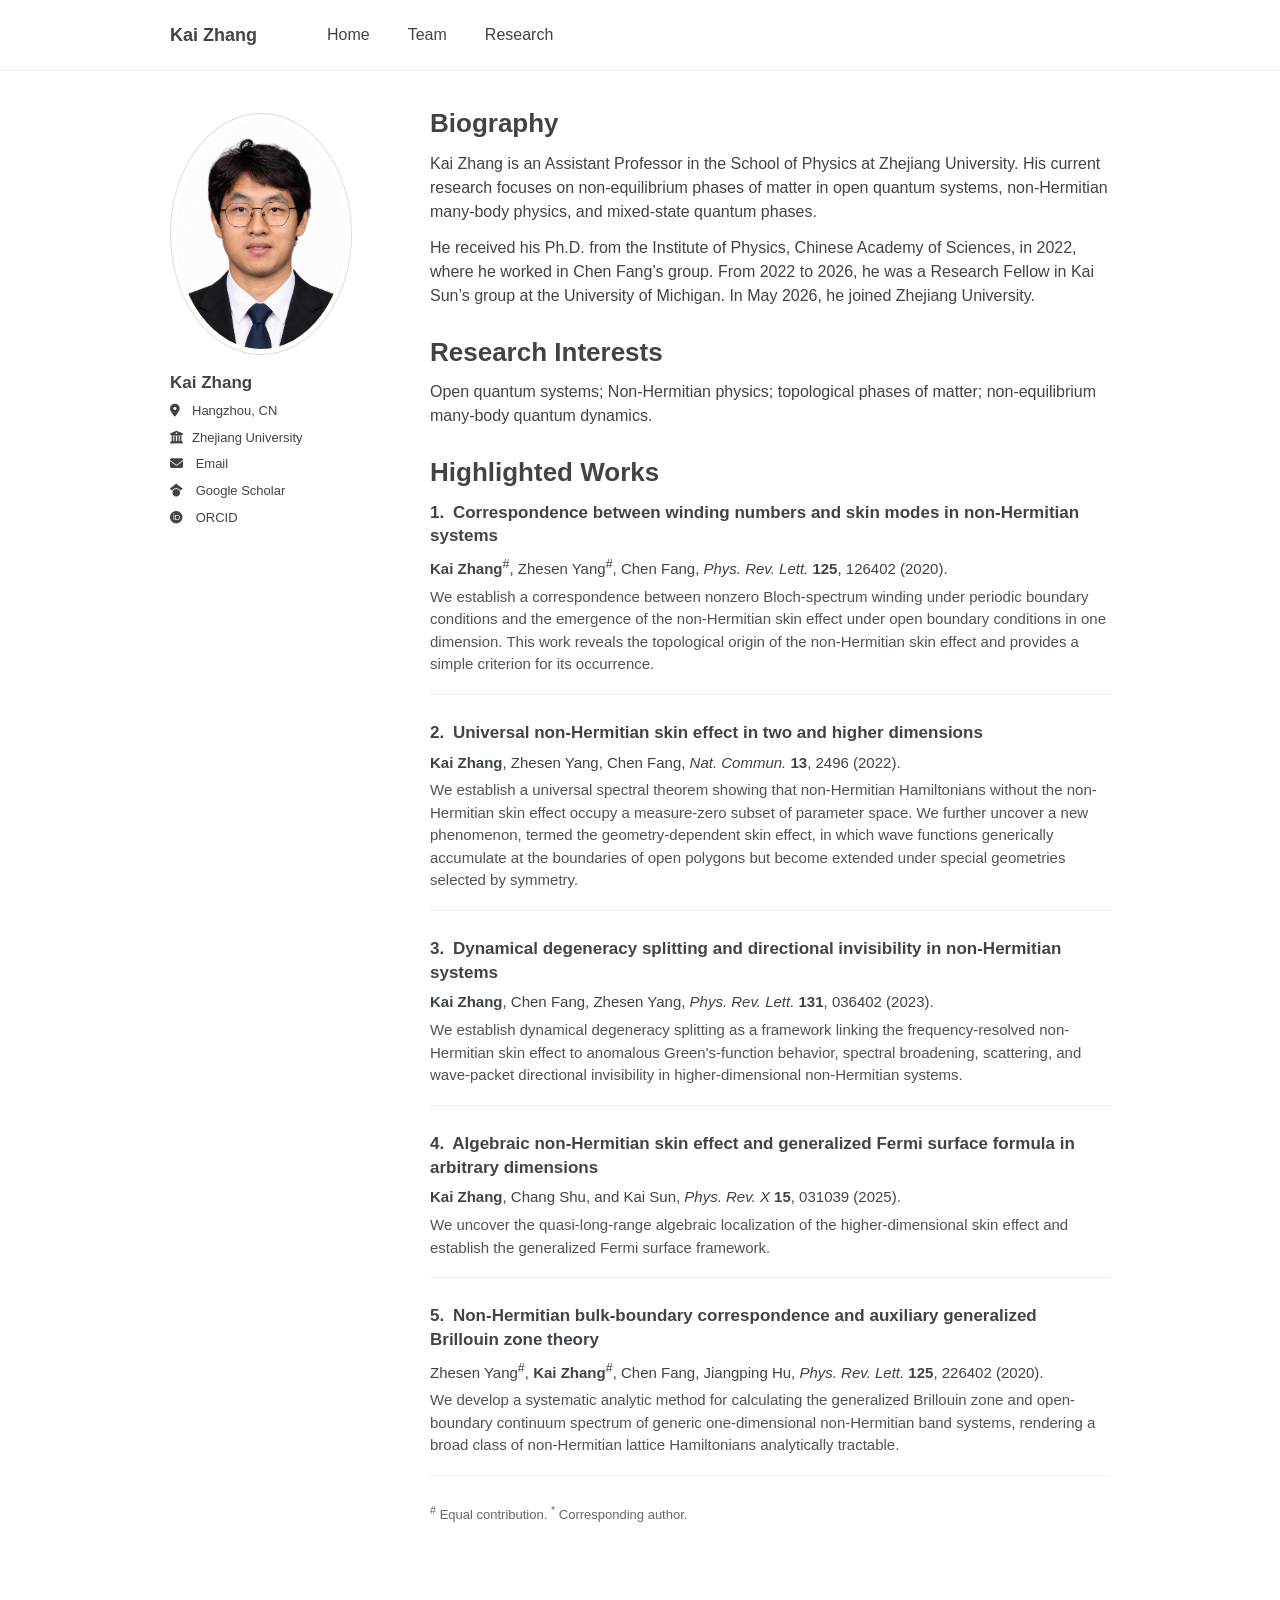
<file: index.html>
<!DOCTYPE html>
<html lang="en">
<head>
  <meta charset="UTF-8">
  <title>Kai Zhang</title>
  <meta name="viewport" content="width=device-width, initial-scale=1.0">
  <link rel="stylesheet" href="style.css">
  <link rel="stylesheet"
        href="https://cdnjs.cloudflare.com/ajax/libs/font-awesome/6.5.1/css/all.min.css">
</head>
<body>

  <header class="topbar">
    <div class="topbar-inner">
      <div class="site-title">Kai Zhang</div>
      <nav class="nav-links">
        <a href="index.html">Home</a>
        <a href="team.html">Team</a>
        <a href="research.html">Research</a>
      </nav>
    </div>
  </header>

  <main class="site-container home-grid">

    <aside class="sidebar">
      <img src="kai.png" alt="Kai Zhang" class="profile-photo">

      <h2>Kai Zhang</h2>

      <p class="side-item">
        <i class="fa-solid fa-location-dot"></i>Hangzhou, CN
      </p>

      <p class="side-item">
        <i class="fa-solid fa-building-columns"></i>Zhejiang University
      </p>

      <p class="side-item">
        <i class="fa-solid fa-envelope"></i>
        <a href="mailto:phykai@zju.edu.cn">Email</a>
      </p>

      <p class="side-item">
        <i class="fa-brands fa-google-scholar"></i>
        <a href="https://scholar.google.com/citations?hl=en&user=4ITLYR4AAAAJ" target="_blank">
          Google Scholar
        </a>
      </p>

      <p class="side-item">
        <i class="fa-brands fa-orcid"></i>
        <a href="https://orcid.org/0000-0002-9684-7016" target="_blank">
          ORCID
        </a>
      </p>
    </aside>

<section class="main-content">

<section>
<h1>Biography</h1>

<p>
  Kai Zhang is an Assistant Professor in the School of Physics at Zhejiang University. His current research focuses on non-equilibrium phases of matter in open quantum systems, non-Hermitian many-body physics, and mixed-state quantum phases.        
</p> 

<p>
  He received his Ph.D. from the Institute of Physics, Chinese Academy of Sciences, in 2022, where he worked in Chen Fang’s group. From 2022 to 2026, he was a Research Fellow in Kai Sun’s group at the University of Michigan. In May 2026, he joined Zhejiang University.
</p>
</section>

<section>
<h1>Research Interests</h1>
<p>
  Open quantum systems; Non-Hermitian physics; topological phases of matter; non-equilibrium many-body quantum dynamics.
</p>
</section>

<section class="highlighted-works">
<h1>Highlighted Works</h1>

<div class="work-item">
  <h2>
    <span class="work-number">1.</span>
    <a href="https://link.aps.org/doi/10.1103/PhysRevLett.125.126402" target="_blank">
      Correspondence between winding numbers and skin modes in non-Hermitian systems
    </a>
  </h2>
  <p class="work-authors">
    <strong>Kai Zhang</strong><sup>#</sup>, Zhesen Yang<sup>#</sup>, Chen Fang,
    <em>Phys. Rev. Lett.</em> <strong>125</strong>, 126402 (2020).
  </p>
  <p class="work-summary">
    We establish a correspondence between nonzero Bloch-spectrum winding under periodic
    boundary conditions and the emergence of the non-Hermitian skin effect under open
    boundary conditions in one dimension. This work reveals the topological origin of
    the non-Hermitian skin effect and provides a simple criterion for its occurrence.
  </p>
</div>

<div class="work-item">
  <h2>
    <span class="work-number">2.</span>
    <a href="https://www.nature.com/articles/s41467-022-30161-6" target="_blank">
      Universal non-Hermitian skin effect in two and higher dimensions
    </a>
  </h2>
  <p class="work-authors">
    <strong>Kai Zhang</strong>, Zhesen Yang, Chen Fang,
    <em>Nat. Commun.</em> <strong>13</strong>, 2496 (2022).
  </p>
  <p class="work-summary">
    We establish a universal spectral theorem showing that non-Hermitian Hamiltonians
    without the non-Hermitian skin effect occupy a measure-zero subset of parameter space.
    We further uncover a new phenomenon, termed the geometry-dependent skin effect,
    in which wave functions generically accumulate at the boundaries of open polygons
    but become extended under special geometries selected by symmetry.
  </p>
</div>

<div class="work-item">
  <h2>
    <span class="work-number">3.</span>
    <a href="https://link.aps.org/doi/10.1103/PhysRevLett.131.036402" target="_blank">
      Dynamical degeneracy splitting and directional invisibility in non-Hermitian systems
    </a>
  </h2>
  <p class="work-authors">
    <strong>Kai Zhang</strong>, Chen Fang, Zhesen Yang,
    <em>Phys. Rev. Lett.</em> <strong>131</strong>, 036402 (2023).
  </p>
  <p class="work-summary">
    We establish dynamical degeneracy splitting as a framework linking the
    frequency-resolved non-Hermitian skin effect to anomalous Green's-function
    behavior, spectral broadening, scattering, and wave-packet directional
    invisibility in higher-dimensional non-Hermitian systems.
  </p>
</div>

<div class="work-item">
  <h2>
    <span class="work-number">4.</span>
    <a href="https://journals.aps.org/prx/abstract/10.1103/cwwd-bclc" target="_blank">
      Algebraic non-Hermitian skin effect and generalized Fermi surface formula in arbitrary dimensions
    </a>
  </h2>
  <p class="work-authors">
    <strong>Kai Zhang</strong>, Chang Shu, and Kai Sun,
    <em>Phys. Rev. X</em> <strong>15</strong>, 031039 (2025).
  </p>
  <p class="work-summary">
    We uncover the quasi-long-range algebraic localization of the higher-dimensional
    skin effect and establish the generalized Fermi surface framework.
  </p>
</div>

<div class="work-item">
  <h2>
    <span class="work-number">5.</span>
    <a href="https://link.aps.org/doi/10.1103/PhysRevLett.125.226402" target="_blank">
      Non-Hermitian bulk-boundary correspondence and auxiliary generalized Brillouin zone theory
    </a>
  </h2>
  <p class="work-authors">
    Zhesen Yang<sup>#</sup>, <strong>Kai Zhang</strong><sup>#</sup>,
    Chen Fang, Jiangping Hu,
    <em>Phys. Rev. Lett.</em> <strong>125</strong>, 226402 (2020).
  </p>
  <p class="work-summary">
    We develop a systematic analytic method for calculating the generalized Brillouin
    zone and open-boundary continuum spectrum of generic one-dimensional non-Hermitian
    band systems, rendering a broad class of non-Hermitian lattice Hamiltonians
    analytically tractable.
  </p>
</div>

<p class="note"><sup>#</sup> Equal contribution.  <sup>*</sup> Corresponding author.</p>
</section>

</section>
  </main>

</body>
</html>
</file>
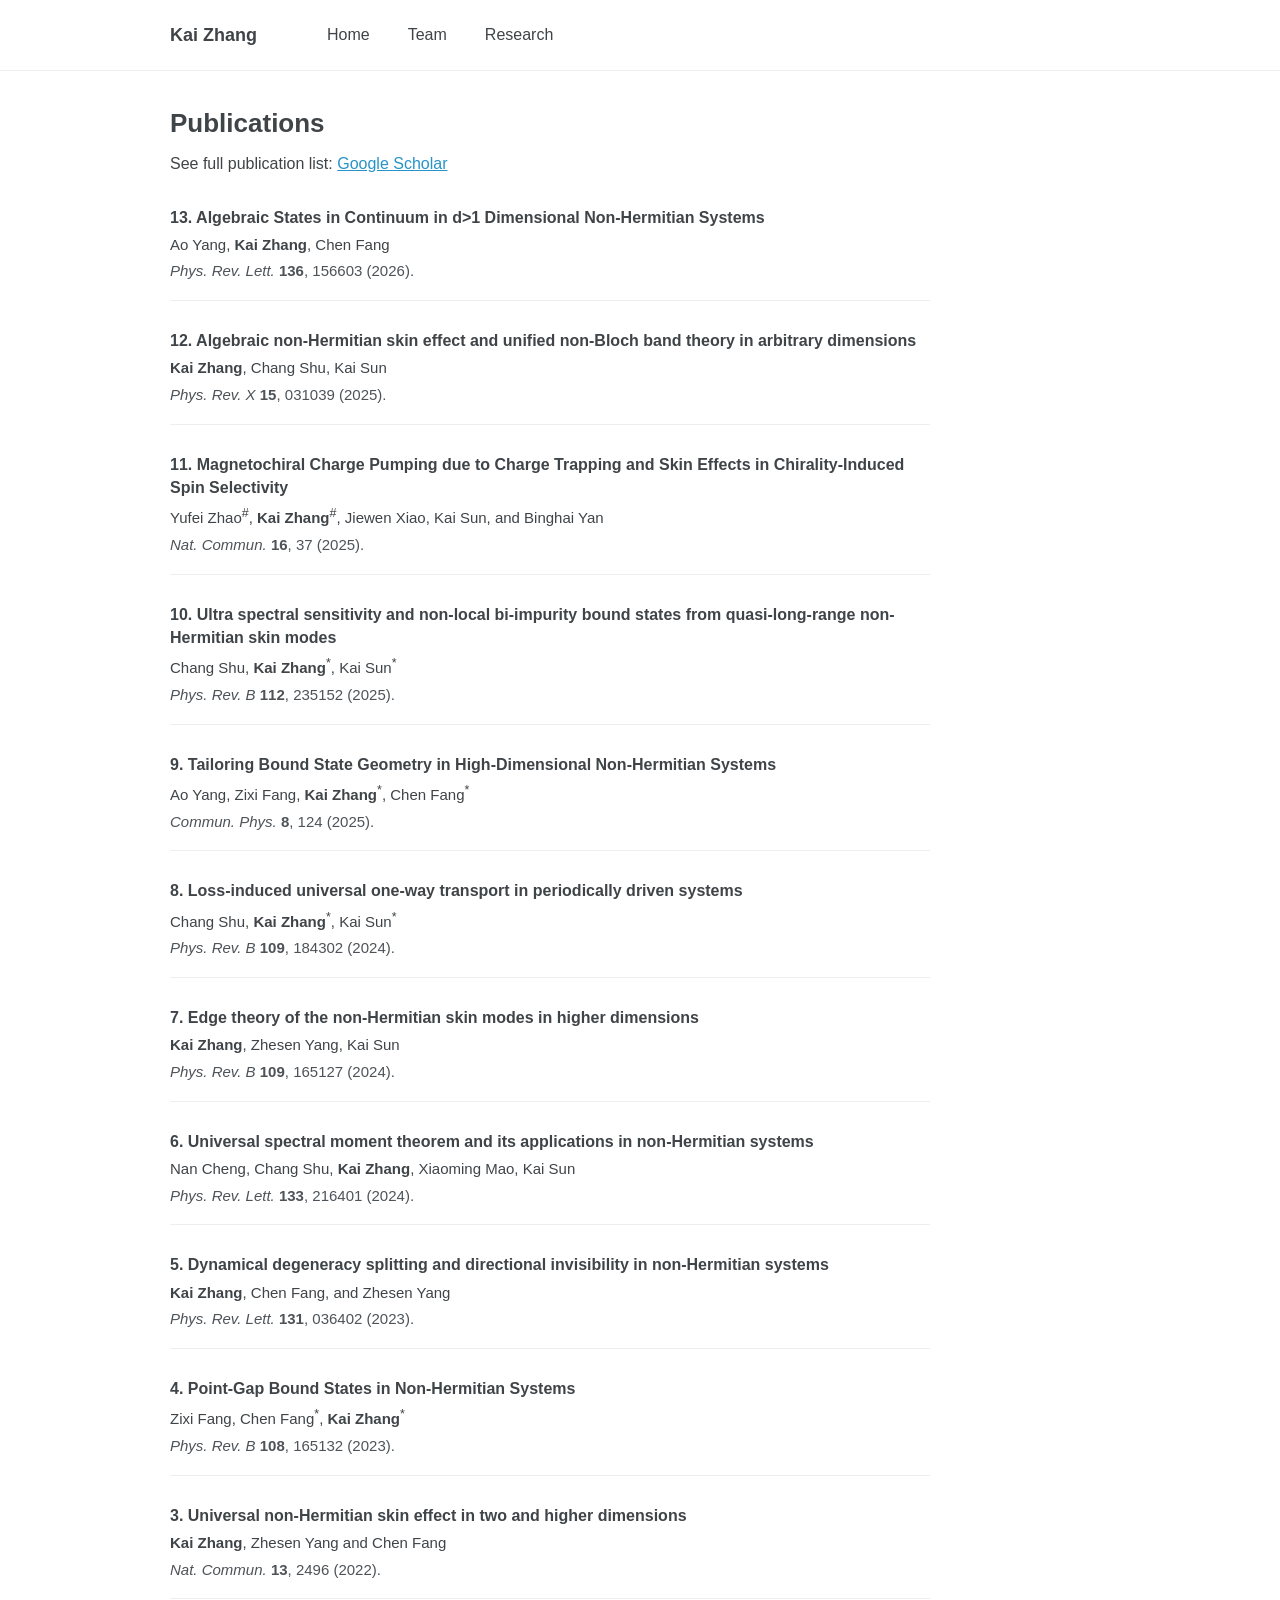
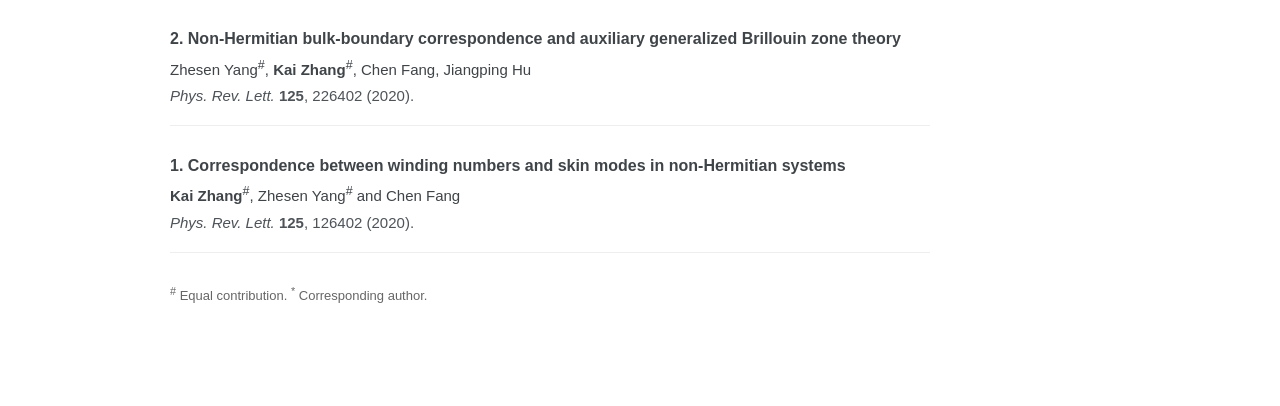
<file: research.html>
<!DOCTYPE html>
<html lang="en">
<head>
  <meta charset="UTF-8">
  <title>Research | Kai Zhang</title>
  <meta name="viewport" content="width=device-width, initial-scale=1.0">

  <link rel="stylesheet" href="style.css">
</head>

<body>

  <header class="topbar">
    <div class="topbar-inner">
      <div class="site-title">Kai Zhang</div>

      <nav class="nav-links">
        <a href="index.html">Home</a>
        <a href="team.html">Team</a>
        <a href="research.html">Research</a>
      </nav>
    </div>
  </header>

  <main class="site-container">
    <div class="page-content">

      <section>
        <h1>Publications</h1>

        <p>
          See full publication list:
          <a href="https://scholar.google.com/citations?hl=en&user=4ITLYR4AAAAJ" target="_blank">
            Google Scholar
          </a>
        </p>
      </section>

      <section class="publication-list">

        <div class="publication-item">
          <p class="pub-title">
            <span class="pub-number-inline">13.</span>
            <a href="https://journals.aps.org/prl/abstract/10.1103/9dhm-k5kf" target="_blank">
              Algebraic States in Continuum in d&gt;1 Dimensional Non-Hermitian Systems
            </a>
          </p>
          <p class="pub-authors">Ao Yang, <strong>Kai Zhang</strong>, Chen Fang</p>
          <p class="pub-journal">
            <em>Phys. Rev. Lett.</em> <strong>136</strong>, 156603 (2026).
          </p>
        </div>

        <div class="publication-item">
          <p class="pub-title">
            <span class="pub-number-inline">12.</span>
            <a href="https://journals.aps.org/prx/abstract/10.1103/cwwd-bclc" target="_blank">
              Algebraic non-Hermitian skin effect and unified non-Bloch band theory in arbitrary dimensions
            </a>
          </p>
          <p class="pub-authors"><strong>Kai Zhang</strong>, Chang Shu, Kai Sun</p>
          <p class="pub-journal">
            <em>Phys. Rev. X</em> <strong>15</strong>, 031039 (2025).
          </p>
        </div>

        <div class="publication-item">
          <p class="pub-title">
            <span class="pub-number-inline">11.</span>
            <a href="https://www.nature.com/articles/s41467-024-55433-1" target="_blank">
              Magnetochiral Charge Pumping due to Charge Trapping and Skin Effects in Chirality-Induced Spin Selectivity
            </a>
          </p>
          <p class="pub-authors">
            Yufei Zhao<sup>#</sup>, <strong>Kai Zhang</strong><sup>#</sup>, Jiewen Xiao, Kai Sun, and Binghai Yan
          </p>
          <p class="pub-journal">
            <em>Nat. Commun.</em> <strong>16</strong>, 37 (2025).
          </p>
        </div>

        <div class="publication-item">
          <p class="pub-title">
            <span class="pub-number-inline">10.</span>
            <a href="https://journals.aps.org/prb/abstract/10.1103/3927-n25r" target="_blank">
              Ultra spectral sensitivity and non-local bi-impurity bound states from quasi-long-range non-Hermitian skin modes
            </a>
          </p>
          <p class="pub-authors">Chang Shu, <strong>Kai Zhang</strong><sup>*</sup>, Kai Sun<sup>*</sup></p>
          <p class="pub-journal">
            <em>Phys. Rev. B</em> <strong>112</strong>, 235152 (2025).
          </p>
        </div>

        <div class="publication-item">
          <p class="pub-title">
            <span class="pub-number-inline">9.</span>
            <a href="https://www.nature.com/articles/s42005-025-02037-w" target="_blank">
              Tailoring Bound State Geometry in High-Dimensional Non-Hermitian Systems
            </a>
          </p>
          <p class="pub-authors">Ao Yang, Zixi Fang, <strong>Kai Zhang</strong><sup>*</sup>, Chen Fang<sup>*</sup></p>
          <p class="pub-journal">
            <em>Commun. Phys.</em> <strong>8</strong>, 124 (2025).
          </p>
        </div>

        <div class="publication-item">
          <p class="pub-title">
            <span class="pub-number-inline">8.</span>
            <a href="https://link.aps.org/doi/10.1103/PhysRevB.109.184302" target="_blank">
              Loss-induced universal one-way transport in periodically driven systems
            </a>
          </p>
          <p class="pub-authors">Chang Shu, <strong>Kai Zhang</strong><sup>*</sup>, Kai Sun<sup>*</sup></p>
          <p class="pub-journal">
            <em>Phys. Rev. B</em> <strong>109</strong>, 184302 (2024).
          </p>
        </div>

        <div class="publication-item">
          <p class="pub-title">
            <span class="pub-number-inline">7.</span>
            <a href="https://link.aps.org/doi/10.1103/PhysRevB.109.165127" target="_blank">
              Edge theory of the non-Hermitian skin modes in higher dimensions
            </a>
          </p>
          <p class="pub-authors"><strong>Kai Zhang</strong>, Zhesen Yang, Kai Sun</p>
          <p class="pub-journal">
            <em>Phys. Rev. B</em> <strong>109</strong>, 165127 (2024).
          </p>
        </div>

        <div class="publication-item">
          <p class="pub-title">
            <span class="pub-number-inline">6.</span>
            <a href="https://link.aps.org/doi/10.1103/PhysRevLett.133.216401" target="_blank">
              Universal spectral moment theorem and its applications in non-Hermitian systems
            </a>
          </p>
          <p class="pub-authors">Nan Cheng, Chang Shu, <strong>Kai Zhang</strong>, Xiaoming Mao, Kai Sun</p>
          <p class="pub-journal">
            <em>Phys. Rev. Lett.</em> <strong>133</strong>, 216401 (2024).
          </p>
        </div>

        <div class="publication-item">
          <p class="pub-title">
            <span class="pub-number-inline">5.</span>
            <a href="https://link.aps.org/doi/10.1103/PhysRevLett.131.036402" target="_blank">
              Dynamical degeneracy splitting and directional invisibility in non-Hermitian systems
            </a>
          </p>
          <p class="pub-authors"><strong>Kai Zhang</strong>, Chen Fang, and Zhesen Yang</p>
          <p class="pub-journal">
            <em>Phys. Rev. Lett.</em> <strong>131</strong>, 036402 (2023).
          </p>
        </div>

        <div class="publication-item">
          <p class="pub-title">
            <span class="pub-number-inline">4.</span>
            <a href="https://link.aps.org/doi/10.1103/PhysRevB.108.165132" target="_blank">
              Point-Gap Bound States in Non-Hermitian Systems
            </a>
          </p>
          <p class="pub-authors">Zixi Fang, Chen Fang<sup>*</sup>, <strong>Kai Zhang</strong><sup>*</sup></p>
          <p class="pub-journal">
            <em>Phys. Rev. B</em> <strong>108</strong>, 165132 (2023).
          </p>
        </div>

        <div class="publication-item">
          <p class="pub-title">
            <span class="pub-number-inline">3.</span>
            <a href="https://www.nature.com/articles/s41467-022-30161-6" target="_blank">
              Universal non-Hermitian skin effect in two and higher dimensions
            </a>
          </p>
          <p class="pub-authors"><strong>Kai Zhang</strong>, Zhesen Yang and Chen Fang</p>
          <p class="pub-journal">
            <em>Nat. Commun.</em> <strong>13</strong>, 2496 (2022).
          </p>
        </div>

        <div class="publication-item">
          <p class="pub-title">
            <span class="pub-number-inline">2.</span>
            <a href="https://link.aps.org/doi/10.1103/PhysRevLett.125.226402" target="_blank">
              Non-Hermitian bulk-boundary correspondence and auxiliary generalized Brillouin zone theory
            </a>
          </p>
          <p class="pub-authors">
            Zhesen Yang<sup>#</sup>, <strong>Kai Zhang</strong><sup>#</sup>, Chen Fang, Jiangping Hu
          </p>
          <p class="pub-journal">
            <em>Phys. Rev. Lett.</em> <strong>125</strong>, 226402 (2020).
          </p>
        </div>

        <div class="publication-item">
          <p class="pub-title">
            <span class="pub-number-inline">1.</span>
            <a href="https://link.aps.org/doi/10.1103/PhysRevLett.125.126402" target="_blank">
              Correspondence between winding numbers and skin modes in non-Hermitian systems
            </a>
          </p>
          <p class="pub-authors">
            <strong>Kai Zhang</strong><sup>#</sup>, Zhesen Yang<sup>#</sup> and Chen Fang
          </p>
          <p class="pub-journal">
            <em>Phys. Rev. Lett.</em> <strong>125</strong>, 126402 (2020).
          </p>
        </div>

      </section>

      <section>
        <p class="note">
          <sup>#</sup> Equal contribution. <sup>*</sup> Corresponding author.
        </p>
      </section>

    </div>
  </main>

</body>
</html>
</file>
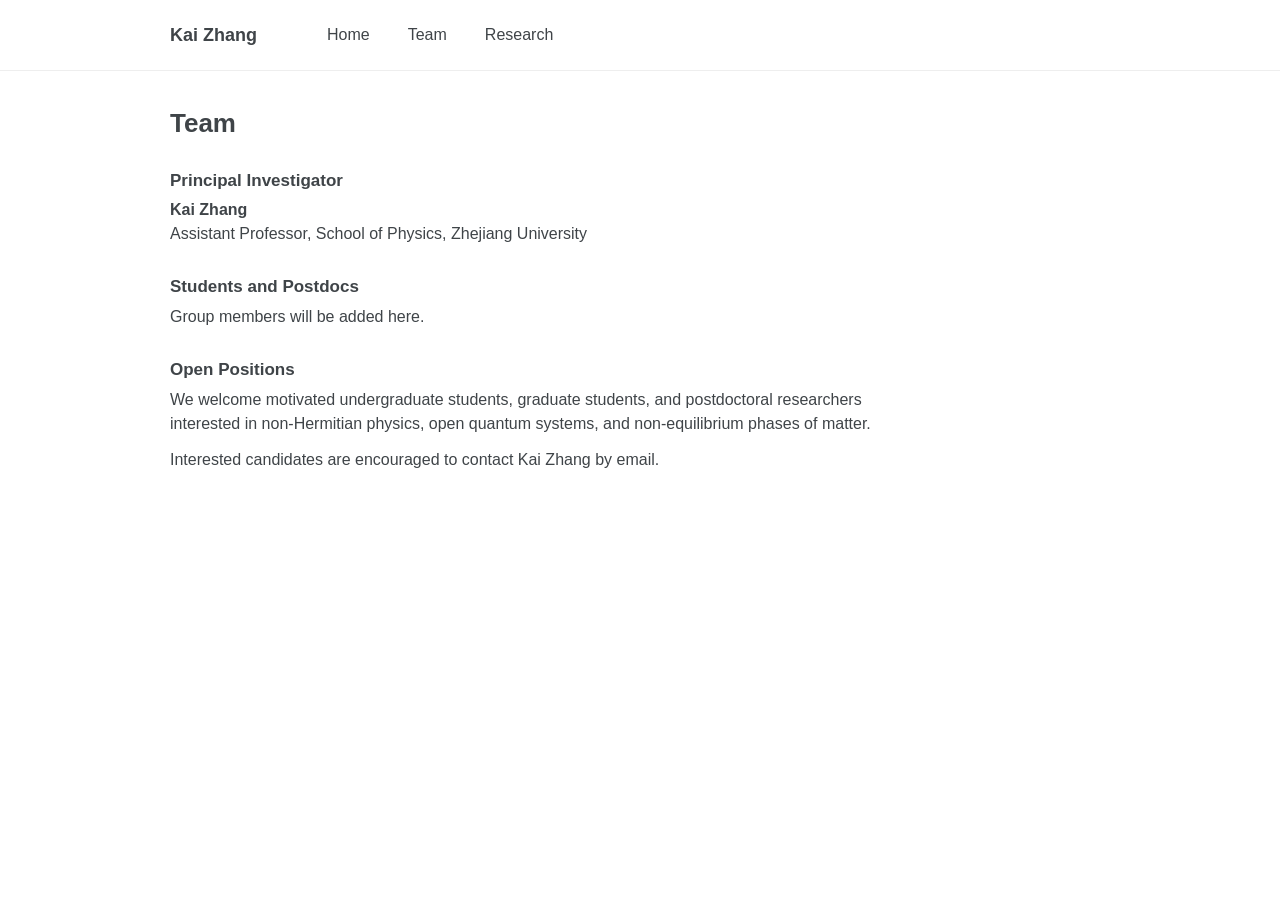
<file: team.html>
<!DOCTYPE html>
<html lang="en">
<head>
  <meta charset="UTF-8">
  <!-- <title>Team | Kai Zhang</title> -->
  <meta name="viewport" content="width=device-width, initial-scale=1.0">
  <link rel="stylesheet" href="style.css">
</head>
<body>

  <header class="topbar">
    <div class="topbar-inner">
      <div class="site-title">Kai Zhang</div>
      <nav class="nav-links">
        <a href="index.html">Home</a>
        <a href="team.html">Team</a>
        <a href="research.html">Research</a>
      </nav>
    </div>
  </header>

  <main class="site-container">
    <div class="page-content">

      <section>
        <h1>Team</h1>
      </section>

      <section>
        <h2>Principal Investigator</h2>

        <p>
          <strong>Kai Zhang</strong><br>
          Assistant Professor, School of Physics, Zhejiang University
        </p>
      </section>

      <section>
        <h2>Students and Postdocs</h2>
        <p>
          Group members will be added here.
        </p>
      </section>

      <section>
        <h2>Open Positions</h2>
        <p>
          We welcome motivated undergraduate students, graduate students, and postdoctoral researchers interested in non-Hermitian physics, 
          open quantum systems, and non-equilibrium phases of matter.
        </p>
        <p>
          Interested candidates are encouraged to contact Kai Zhang by email.
        </p>
      </section>
      
    </div>
  </main>

</body>
</html>
</file>
<file: style.css>
/* Global */
html {
  overflow-y: scroll;
}

body {
  margin: 0;
  padding: 0;
  font-family: Arial, Helvetica, sans-serif;
  color: #3f4448;
  background: #ffffff;
}

a {
  color: #2793c7;
  text-decoration: underline;
}

a:hover {
  color: #16729c;
}

/* Top navigation bar */
.topbar {
  width: 100%;
  height: 70px;
  border-bottom: 1px solid #eeeeee;
  background: #ffffff;
}

.topbar-inner {
  max-width: 980px;
  height: 70px;
  margin: 0 auto;
  padding: 0 20px;

  display: flex;
  align-items: center;
  justify-content: flex-start;
  box-sizing: border-box;
}

.site-title {
  font-size: 18px;
  font-weight: 700;
  color: #3f4448;
  margin-right: 70px;
}

.nav-links {
  display: flex;
  align-items: center;
  gap: 38px;
}

.nav-links a {
  font-size: 16px;
  font-weight: 500;
  color: #3f4448;
  text-decoration: none;
}

.nav-links a:hover {
  color: #2793c7;
  text-decoration: none;
}

/* Main layout */
.site-container {
  max-width: 980px;
  margin: 0 auto;
  padding: 36px 20px 70px 20px;
  box-sizing: border-box;
}

/* Homepage two-column layout */
.home-grid {
  display: grid;
  grid-template-columns: 190px 1fr;
  column-gap: 70px;
  align-items: start;
}

/* Sidebar */
.sidebar {
  padding-top: 6px;
}

.profile-photo {
  width: 170px;
  height: 230px;
  object-fit: cover;
  border-radius: 50%;
  border: 1px solid #dddddd;
  padding: 5px;
  background: #ffffff;
  display: block;
  margin-bottom: 18px;
}

.sidebar h2 {
  font-size: 17px;
  line-height: 1.2;
  margin: 0 0 4px 0;
  color: #3f4448;
}

.side-item {
  font-size: 13px;
  line-height: 1.35;
  margin: 9px 0;
  color: #3f4448;
}

.side-item i {
  width: 18px;
  margin-right: 4px;
  color: #3f4448;
}

.side-item a {
  color: #3f4448;
  text-decoration: none;
}

.side-item a:hover {
  color: #2793c7;
  text-decoration: none;
}

/* Main content */
.main-content {
  max-width: 680px;
  min-width: 0;
}

.main-content section {
  margin-bottom: 28px;
}

h1 {
  font-size: 26px;
  line-height: 1.25;
  font-weight: 700;
  margin: 0 0 12px 0;
  color: #3f4448;
}

h2 {
  font-size: 17px;
  line-height: 1.35;
  font-weight: 700;
  margin: 20px 0 6px 0;
  color: #3f4448;
}

p {
  font-size: 16px;
  line-height: 1.5;
  margin: 6px 0 12px 0;
  color: #3f4448;
}

ul {
  margin-top: 6px;
  padding-left: 24px;
}

li {
  font-size: 16px;
  line-height: 1.5;
  margin-bottom: 5px;
}

/* Single-column pages: Team and Research */
.page-content {
  max-width: 760px;
}

.page-content section {
  margin-bottom: 30px;
}

/* Research image block, if used */
.research-block {
  display: grid;
  grid-template-columns: 1fr 210px;
  column-gap: 36px;
  align-items: start;
}

.research-image {
  width: 210px;
  border-radius: 8px;
  margin-top: 10px;
}

/* Highlighted works */
.highlighted-works {
  margin-top: 28px;
}

.work-item {
  margin-bottom: 26px;
  padding-bottom: 18px;
  border-bottom: 1px solid #eeeeee;
}

.work-item h2 {
  font-size: 17px;
  line-height: 1.4;
  margin: 0 0 7px 0;
  font-weight: 700;
}

.work-number {
  color: #3f4448;
  margin-right: 4px;
}

.work-item h2 a {
  color: #3f4448;
  text-decoration: none;
}

.work-item h2 a:hover {
  color: #2793c7;
  text-decoration: underline;
}

.work-authors {
  font-size: 15px;
  line-height: 1.45;
  margin: 5px 0;
  color: #3f4448;
}

.work-summary {
  font-size: 15px;
  line-height: 1.5;
  margin: 6px 0 0 0;
  color: #4d5358;
}

.note {
  font-size: 13px;
  color: #666666;
}

/* Mobile version */
@media (max-width: 780px) {
  .topbar {
    height: auto;
  }

  .topbar-inner {
    height: auto;
    padding: 16px 20px;
    flex-direction: column;
    align-items: flex-start;
  }

  .site-title {
    margin-right: 0;
    margin-bottom: 12px;
  }

  .nav-links {
    gap: 22px;
    flex-wrap: wrap;
  }

  .site-container {
    padding: 30px 22px 60px 22px;
  }

  .home-grid {
    grid-template-columns: 1fr;
    row-gap: 34px;
  }

  .profile-photo {
    width: 160px;
    height: 210px;
  }

  .main-content {
    max-width: 100%;
  }

  .research-block {
    grid-template-columns: 1fr;
  }

  .research-image {
    width: 100%;
    max-width: 320px;
    margin-top: 18px;
  }
}

/* Publication list */
.publication-list {
  margin-top: 20px;
}

.publication-item {
  margin-bottom: 28px;
  padding-bottom: 18px;
  border-bottom: 1px solid #eeeeee;
}

.pub-number {
  font-size: 15px;
  font-weight: 700;
  margin: 0 0 4px 0;
  color: #3f4448;
}

.pub-authors {
  font-size: 15px;
  line-height: 1.45;
  margin: 0 0 5px 0;
  color: #3f4448;
}

.pub-title {
  font-size: 16px;
  line-height: 1.45;
  font-weight: 700;
  margin: 0 0 5px 0;
}

.pub-title a {
  color: #3f4448;
  text-decoration: none;
}

.pub-title a:hover {
  color: #2793c7;
  text-decoration: underline;
}

.pub-journal {
  font-size: 15px;
  line-height: 1.45;
  margin: 0;
  color: #4d5358;
}
</file>
